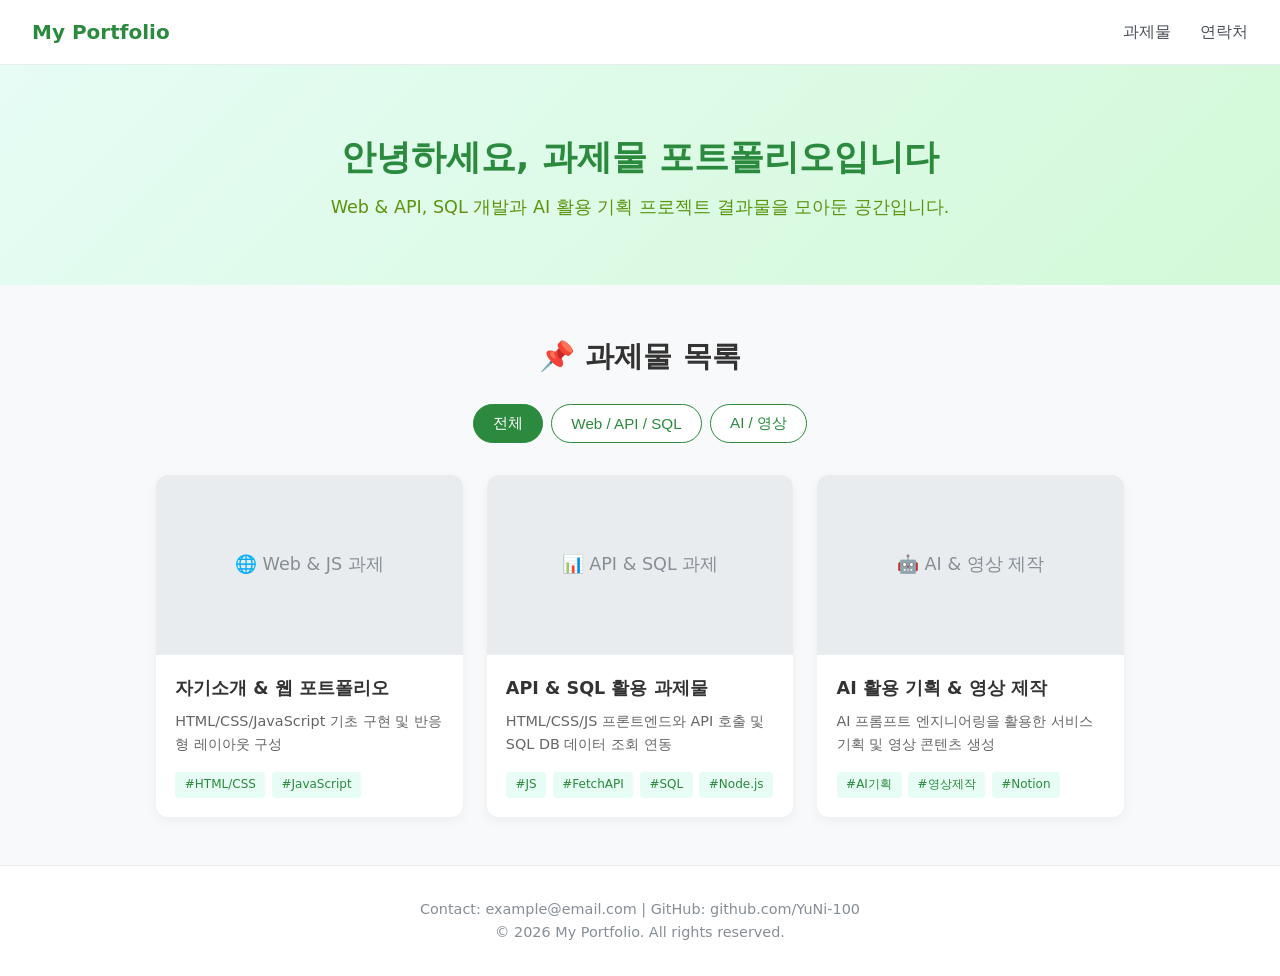
<file: index.html>
<!DOCTYPE html>
<html lang="ko">

<head>
  <meta charset="UTF-8">
  <meta name="viewport" content="width=device-width, initial-scale=1.0">

  <title>나의 과제물 포트폴리오</title>

  <!-- 외부 CSS 파일 연결 -->
  <link rel="stylesheet" href="포트.css">
</head>


<body>


  <!-- ========================================
       상단 헤더
       ======================================== -->

  <header>

    <div class="logo">
      My Portfolio
    </div>

    <nav>
      <a href="#assignments">과제물</a>
      <a href="#contact">연락처</a>
    </nav>

  </header>



  <!-- ========================================
       메인 히어로 섹션
       ======================================== -->

  <section class="hero">

    <h1>
      안녕하세요, 과제물 포트폴리오입니다
    </h1>

    <p>
      Web & API, SQL 개발과 AI 활용 기획 프로젝트 결과물을 모아둔 공간입니다.
    </p>

  </section>



  <!-- ========================================
       메인 컨텐츠 영역
       ======================================== -->

  <main
    class="container"
    id="assignments"
  >

    <h2 class="section-title">
      📌 과제물 목록
    </h2>



    <!-- ========================================
         카테고리 필터 버튼
         ======================================== -->

    <div class="filter-buttons">

      <button
        class="filter-btn active"
        onclick="filterProjects('all', event)"
      >
        전체
      </button>


      <button
        class="filter-btn"
        onclick="filterProjects('web-sql', event)"
      >
        Web / API / SQL
      </button>


      <button
        class="filter-btn"
        onclick="filterProjects('ai-video', event)"
      >
        AI / 영상
      </button>

    </div>



    <!-- ========================================
         과제물 카드 목록
         ======================================== -->

    <div class="portfolio-grid">



      <!-- ========================================
           과제 카드 1
           자기소개 & 웹 포트폴리오
           ======================================== -->

      <div
        class="card"
        data-category="web-sql"

        onclick="openModal(

          '자기소개 & 웹페이지',

          'HTML/CSS 레이아웃 기초 및 JavaScript DOM 조작을 활용한 포트폴리오 메인 페이지입니다.',

          'https://yunimini-portfolio.vercel.app/',

          'https://github.com/YuNi-100/WebPage',

          '🌐 웹사이트 보기',

          '💻 GitHub'

        )"
      >


        <div class="card-img">
          🌐 Web & JS 과제
        </div>


        <div class="card-content">


          <h3 class="card-title">
            자기소개 & 웹 포트폴리오
          </h3>


          <p class="card-desc">
            HTML/CSS/JavaScript 기초 구현 및 반응형 레이아웃 구성
          </p>


          <div class="tags">

            <span class="tag">
              #HTML/CSS
            </span>

            <span class="tag">
              #JavaScript
            </span>

          </div>


        </div>


      </div>




      <!-- ========================================
           과제 카드 2
           API & SQL
           ======================================== -->

      <div
        class="card"
        data-category="web-sql"

        onclick="openModal(

          'API 및 SQL 활용 데이터 웹 서비스',

          'OpenAPI(공공데이터/날씨 API)를 fetch()로 호출하고 Express/SQL 백엔드 데이터베이스와 연동하여 제작한 과제물입니다.',

          'https://bus-info-project.vercel.app/',

          'https://github.com/YuNi-100/project_20260914/tree/main/bus_',

          '🚌 버스도착정보',

          '💻 GitHub',

          'https://weathersql.vercel.app/',

          'https://github.com/YuNi-100/project_20260914/tree/main/0929_weather',

          '🌤️ 날씨 조회 + SQL 연동 과제',

          '💻 GitHub'

        )"
      >


        <div class="card-img">
          📊 API & SQL 과제
        </div>


        <div class="card-content">


          <h3 class="card-title">
            API & SQL 활용 과제물
          </h3>


          <p class="card-desc">
            HTML/CSS/JS 프론트엔드와 API 호출 및 SQL DB 데이터 조회 연동
          </p>


          <div class="tags">

            <span class="tag">
              #JS
            </span>

            <span class="tag">
              #FetchAPI
            </span>

            <span class="tag">
              #SQL
            </span>

            <span class="tag">
              #Node.js
            </span>

          </div>


        </div>


      </div>




      <!-- ========================================
           과제 카드 3
           AI / 영상
           ======================================== -->

      <div
        class="card"
        data-category="ai-video"

        onclick="openModal(

          'AI 활용 기획 및 영상 제작',

          'ChatGPT, Midjourney 등의 AI 툴을 활용하여 서비스 기획서를 작성하고, AI 영상 생성 툴을 통해 기획 영상을 제작한 프로젝트입니다.',

          'https://app.notion.com/p/AI-3e39f6b6a11380d6a72ac5a095d451d6?source=copy_link',

          'https://www.youtube.com/channel/UCv7Diea0I0j4f8w3NJE1qgA',

          '📝 노션 기획서 보기',

          '▶️ 영상 보기'

        )"
      >


        <div class="card-img">
          🤖 AI & 영상 제작
        </div>


        <div class="card-content">


          <h3 class="card-title">
            AI 활용 기획 & 영상 제작
          </h3>


          <p class="card-desc">
            AI 프롬프트 엔지니어링을 활용한 서비스 기획 및 영상 콘텐츠 생성
          </p>


          <div class="tags">

            <span class="tag">
              #AI기획
            </span>

            <span class="tag">
              #영상제작
            </span>

            <span class="tag">
              #Notion
            </span>

          </div>


        </div>


      </div>


    </div>

  </main>



  <!-- ========================================
       상세 보기 모달
       ======================================== -->

  <div
    class="modal-overlay"
    id="modalOverlay"
  >


    <div class="modal-content">


      <!-- 닫기 버튼 -->

      <button
        class="modal-close"
        onclick="closeModal()"
      >
        &times;
      </button>



      <!-- 과제 제목 -->

      <h3
        class="modal-title"
        id="modalTitle"
      >
        과제 제목
      </h3>



      <!-- 과제 설명 -->

      <p
        class="modal-body"
        id="modalBody"
      >
        과제 상세 내용이 여기에 들어갑니다.
      </p>



      <!-- ========================================
           링크 버튼 영역
           ======================================== -->

      <div
        class="modal-links"
        id="modalLinks"
      >


        <!-- ======================================
             첫 번째 줄

             일반 과제:
             웹사이트 | GitHub

             API 과제:
             버스도착정보 | GitHub
             ====================================== -->

        <div class="modal-link-row">


          <a
            id="modalFirstLink"
            href="#"
            target="_blank"
            rel="noopener noreferrer"
            class="modal-link-btn"
          >
            링크 보기
          </a>


          <a
            id="modalSecondLink"
            href="#"
            target="_blank"
            rel="noopener noreferrer"
            class="modal-link-btn"
          >
            GitHub
          </a>


        </div>



        <!-- ======================================
             두 번째 줄

             API & SQL 과제에서만 표시

             날씨정보 | GitHub
             ====================================== -->

        <div
          class="modal-link-row"
          id="modalThirdRow"
          style="display: none;"
        >


          <a
            id="modalThirdLink"
            href="#"
            target="_blank"
            rel="noopener noreferrer"
            class="modal-link-btn"
          >
            🌤️ 날씨정보
          </a>


          <a
            id="modalFourthLink"
            href="#"
            target="_blank"
            rel="noopener noreferrer"
            class="modal-link-btn"
          >
            💻 GitHub
          </a>


        </div>


      </div>


    </div>


  </div>



  <!-- ========================================
       푸터
       ======================================== -->

  <footer id="contact">

    <p>
      Contact: example@email.com |
      GitHub: github.com/YuNi-100
    </p>

    <p>
      &copy; 2026 My Portfolio. All rights reserved.
    </p>

  </footer>



  <!-- ========================================
       JavaScript
       ======================================== -->

  <script>


    // ==========================================
    // 1. 카테고리 필터링
    // ==========================================

    function filterProjects(category, event) {


      const buttons =
        document.querySelectorAll('.filter-btn');


      // 모든 버튼 active 제거
      buttons.forEach(btn => {

        btn.classList.remove('active');

      });


      // 현재 누른 버튼 active
      event.currentTarget.classList.add('active');



      const cards =
        document.querySelectorAll('.card');


      cards.forEach(card => {


        const cardCategory =
          card.getAttribute('data-category');


        if (
          category === 'all' ||
          cardCategory === category
        ) {

          card.style.display = 'flex';

        } else {

          card.style.display = 'none';

        }


      });


    }



    // ==========================================
    // 2. 상세보기 모달 열기
    // ==========================================

    function openModal(

      title,
      description,

      // 첫 번째 줄
      firstUrl,
      secondUrl,
      firstButtonText,
      secondButtonText,

      // 두 번째 줄
      thirdUrl = '',
      fourthUrl = '',
      thirdButtonText = '',
      fourthButtonText = ''

    ) {


      const modal =
        document.getElementById('modalOverlay');


      const modalTitle =
        document.getElementById('modalTitle');


      const modalBody =
        document.getElementById('modalBody');



      // 첫 번째 줄 버튼

      const firstLink =
        document.getElementById('modalFirstLink');


      const secondLink =
        document.getElementById('modalSecondLink');



      // 두 번째 줄

      const thirdRow =
        document.getElementById('modalThirdRow');


      const thirdLink =
        document.getElementById('modalThirdLink');


      const fourthLink =
        document.getElementById('modalFourthLink');



      // ========================================
      // 제목
      // ========================================

      modalTitle.innerText = title;



      // ========================================
      // 설명
      // ========================================

      modalBody.innerText = description;



      // ========================================
      // 첫 번째 버튼
      // ========================================

      if (firstUrl) {


        firstLink.href = firstUrl;


        firstLink.innerText =
          firstButtonText || '링크 보기';


        firstLink.style.display = 'flex';


      } else {


        firstLink.style.display = 'none';


      }



      // ========================================
      // 두 번째 버튼
      // ========================================

      if (secondUrl) {


        secondLink.href = secondUrl;


        secondLink.innerText =
          secondButtonText || 'GitHub';


        secondLink.style.display = 'flex';


      } else {


        secondLink.style.display = 'none';


      }



      // ========================================
      // 두 번째 줄
      // 날씨정보 + GitHub
      // ========================================

      if (thirdUrl && fourthUrl) {


        // 날씨정보 버튼
        thirdLink.href = thirdUrl;


        thirdLink.innerText =
          thirdButtonText || '🌤️ 날씨정보';



        // 날씨 GitHub 버튼
        fourthLink.href = fourthUrl;


        fourthLink.innerText =
          fourthButtonText || '💻 GitHub';



        // 두 번째 줄 표시
        thirdRow.style.display = 'flex';


      } else {


        // 자기소개 / AI 과제에서는 숨김
        thirdRow.style.display = 'none';


      }



      // ========================================
      // 모달 열기
      // ========================================

      modal.style.display = 'flex';


    }



    // ==========================================
    // 3. 상세보기 모달 닫기
    // ==========================================

    function closeModal() {


      const modal =
        document.getElementById('modalOverlay');


      modal.style.display = 'none';


    }



    // ==========================================
    // 4. 모달 바깥쪽 클릭 시 닫기
    // ==========================================

    window.onclick = function(event) {


      const modal =
        document.getElementById('modalOverlay');


      if (event.target === modal) {


        modal.style.display = 'none';


      }


    };


  </script>


</body>

</html>
</file>
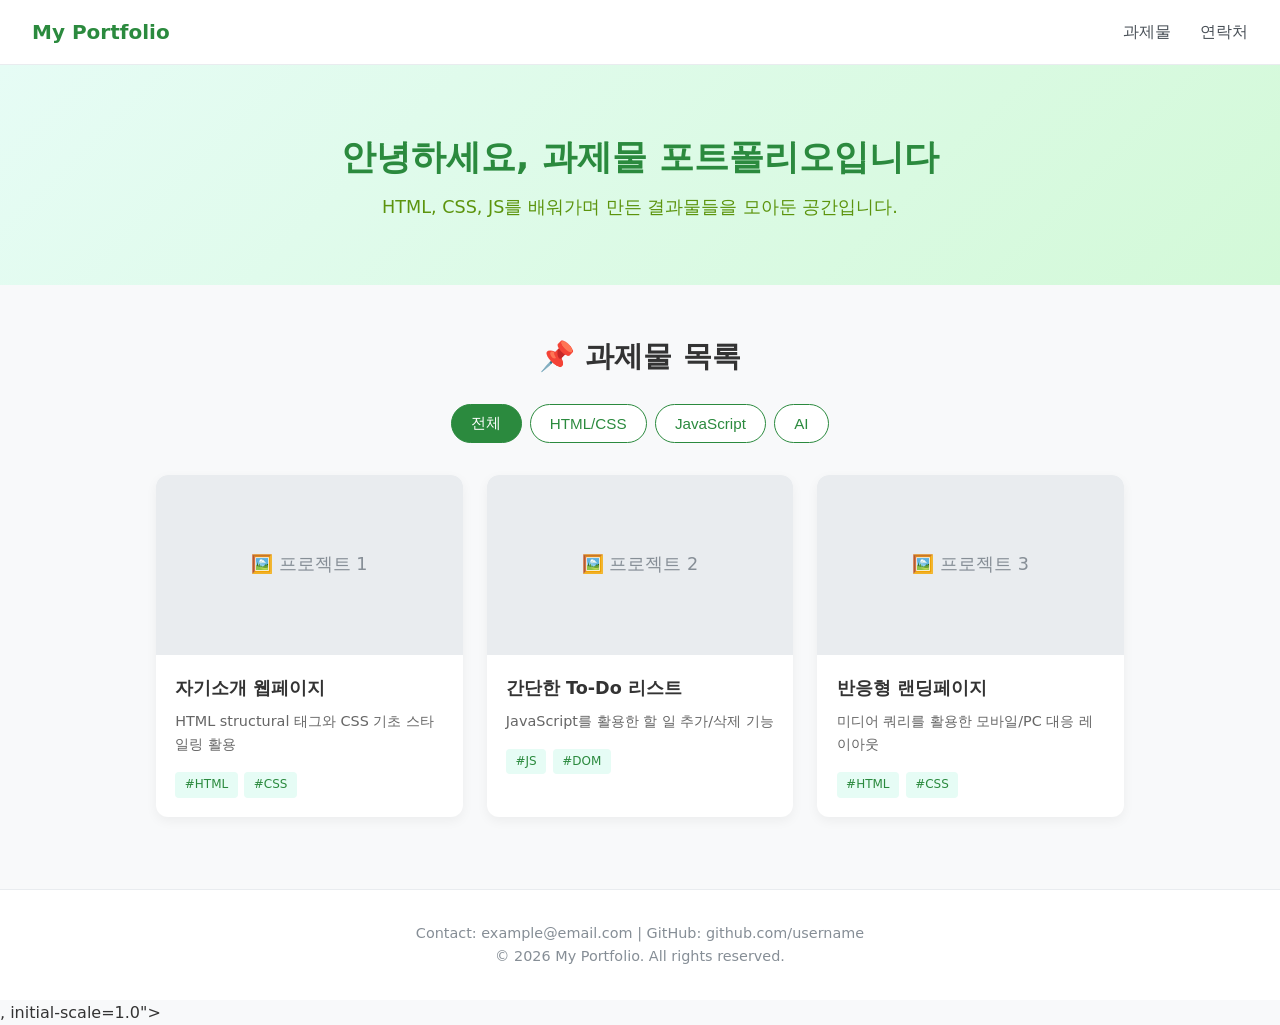
<file: PP.html>
<!DOCTYPE html>
<html lang="en">
<head>
    <meta charset="UTF-8">
    <meta name="viewport" content="width=<!DOCTYPE html>
<html lang="ko">
<head>
  <meta charset="UTF-8">
  <meta name="viewport" content="width=device-width, initial-scale=1.0">
  <title>나의 과제물 포트폴리오</title>
  
  <!-- ==========================================
       [CSS 스타일 영역]
       ========================================== -->
  <style>
    /* 1. 기본 스타일 리셋 및 변수 설정 */
    * {
      box-sizing: border-box;
      margin: 0;
      padding: 0;
    }

    body {
      font-family: 'Pretendard', -apple-system, BlinkMacSystemFont, system-ui, Roboto, sans-serif;
      background-color: #f8f9fa;
      color: #333;
      line-height: 1.6;
    }

    /* 2. 상단 네비게이션 바 */
    header {
      position: sticky;
      top: 0;
      background-color: #ffffff;
      border-bottom: 1px solid #e9ecef;
      padding: 1rem 2rem;
      display: flex;
      justify-content: space-between;
      align-items: center;
      z-index: 100;
    }

    .logo {
      font-size: 1.25rem;
      font-weight: bold;
      color: #2b8a3e;
    }

    nav a {
      text-decoration: none;
      color: #495057;
      margin-left: 1.5rem;
      font-weight: 500;
    }

    /* 3. 메인 히어로 섹션 */
    .hero {
      text-align: center;
      padding: 4rem 1rem;
      background: linear-gradient(135deg, #e6fcf5 0%, #d3f9d8 100%);
    }

    .hero h1 {
      font-size: 2.2rem;
      margin-bottom: 0.5rem;
      color: #2b8a3e;
    }

    .hero p {
      color: #5c940d;
      font-size: 1.1rem;
    }

    /* 4. 포트폴리오 섹션 메인 컨테이너 */
    .container {
      max-width: 1000px;
      margin: 0 auto;
      padding: 3rem 1rem;
    }

    .section-title {
      text-align: center;
      font-size: 1.8rem;
      margin-bottom: 1.5rem;
    }

    /* 5. 카테고리 필터 버튼 */
    .filter-buttons {
      display: flex;
      justify-content: center;
      gap: 0.5rem;
      margin-bottom: 2rem;
    }

    .filter-btn {
      padding: 0.5rem 1.2rem;
      border: 1px solid #2b8a3e;
      background-color: white;
      color: #2b8a3e;
      border-radius: 20px;
      cursor: pointer;
      font-size: 0.95rem;
      transition: all 0.2s ease;
    }

    /* 활성화된 버튼 스타일 */
    .filter-btn.active, .filter-btn:hover {
      background-color: #2b8a3e;
      color: white;
    }

    /* 6. 과제물 카드 그리드 */
    .portfolio-grid {
      display: grid;
      grid-template-columns: repeat(auto-fill, minmax(280px, 1fr));
      gap: 1.5rem;
    }

    .card {
      background: white;
      border-radius: 12px;
      overflow: hidden;
      box-shadow: 0 4px 12px rgba(0, 0, 0, 0.05);
      transition: transform 0.2s ease;
      cursor: pointer;
    }

    .card:hover {
      transform: translateY(-5px);
    }

    .card-img {
      width: 100%;
      height: 180px;
      background-color: #e9ecef;
      display: flex;
      align-items: center;
      justify-content: center;
      color: #868e96;
      font-size: 1.1rem;
    }

    .card-content {
      padding: 1.2rem;
    }

    .card-title {
      font-size: 1.1rem;
      margin-bottom: 0.5rem;
    }

    .card-desc {
      font-size: 0.9rem;
      color: #666;
      margin-bottom: 1rem;
    }

    .tags {
      display: flex;
      gap: 0.4rem;
    }

    .tag {
      font-size: 0.75rem;
      background-color: #e6fcf5;
      color: #2b8a3e;
      padding: 0.2rem 0.6rem;
      border-radius: 4px;
    }

    /* 7. 상세보기 모달 (팝업창) */
    .modal-overlay {
      position: fixed;
      top: 0;
      left: 0;
      width: 100%;
      height: 100%;
      background: rgba(0, 0, 0, 0.5);
      display: none; /* 기본 상태는 숨김 */
      justify-content: center;
      align-items: center;
      z-index: 1000;
    }

    .modal-content {
      background: white;
      padding: 2rem;
      border-radius: 12px;
      max-width: 500px;
      width: 90%;
      position: relative;
    }

    .modal-close {
      position: absolute;
      top: 1rem;
      right: 1rem;
      border: none;
      background: none;
      font-size: 1.5rem;
      cursor: pointer;
    }

    .modal-title {
      margin-bottom: 1rem;
      color: #2b8a3e;
    }

    .modal-body {
      margin-bottom: 1.5rem;
      font-size: 0.95rem;
      color: #495057;
    }

    /* 8. 푸터 */
    footer {
      text-align: center;
      padding: 2rem;
      background-color: #ffffff;
      border-top: 1px solid #e9ecef;
      color: #868e96;
      font-size: 0.9rem;
    }
  </style>
</head>
<body>

  <!-- 상단 헤더 -->
  <header>
    <div class="logo">My Portfolio</div>
    <nav>
      <a href="#assignments">과제물</a>
      <a href="#contact">연락처</a>
    </nav>
  </header>

  <!-- 메인 히어로 섹션 -->
  <section class="hero">
    <h1>안녕하세요, 과제물 포트폴리오입니다</h1>
    <p>HTML, CSS, JS를 배워가며 만든 결과물들을 모아둔 공간입니다.</p>
  </section>

  <!-- 메인 컨텐츠 영역 -->
  <main class="container" id="assignments">
    <h2 class="section-title">📌 과제물 목록</h2>

    <!-- 카테고리 필터 버튼 -->
    <div class="filter-buttons">
      <button class="filter-btn active" onclick="filterProjects('all')">전체</button>
      <button class="filter-btn" onclick="filterProjects('html-css')">HTML/CSS</button>
      <button class="filter-btn" onclick="filterProjects('js')">JavaScript</button>
      <button class="filter-btn" onclick="filterProjects('ai')">AI</button>
    </div>

    <!-- 과제물 카드 목록 (JS로 보여주기/숨기기 컨트롤) -->
    <div class="portfolio-grid">

      <!-- 과제 카드 1 -->
      <div class="card" data-category="html-css" onclick="openModal('자기소개 페이지', 'HTML 태그 구조화와 CSS Flexbox 레이아웃 연습을 위해 만든 첫 웹 페이지입니다.')">
        <div class="card-img">🖼️ 프로젝트 1</div>
        <div class="card-content">
          <h3 class="card-title">자기소개 웹페이지</h3>
          <p class="card-desc">HTML structural 태그와 CSS 기초 스타일링 활용</p>
          <div class="tags">
            <span class="tag">#HTML</span>
            <span class="tag">#CSS</span>
          </div>
        </div>
      </div>

      <!-- 과제 카드 2 -->
      <div class="card" data-category="js" onclick="openModal('투두리스트 앱', 'JS DOM 조작(createElement, appendChild) 및 이벤트 처리를 활용한 할 일 관리 앱입니다.')">
        <div class="card-img">🖼️ 프로젝트 2</div>
        <div class="card-content">
          <h3 class="card-title">간단한 To-Do 리스트</h3>
          <p class="card-desc">JavaScript를 활용한 할 일 추가/삭제 기능</p>
          <div class="tags">
            <span class="tag">#JS</span>
            <span class="tag">#DOM</span>
          </div>
        </div>
      </div>

      <!-- 과제 카드 3 -->
      <div class="card" data-category="html-css" onclick="openModal('반응형 랜딩페이지', '미디어 쿼리(Media Query)를 사용하여 모바일/PC 레이아웃을 다르게 구현했습니다.')">
        <div class="card-img">🖼️ 프로젝트 3</div>
        <div class="card-content">
          <h3 class="card-title">반응형 랜딩페이지</h3>
          <p class="card-desc">미디어 쿼리를 활용한 모바일/PC 대응 레이아웃</p>
          <div class="tags">
            <span class="tag">#HTML</span>
            <span class="tag">#CSS</span>
          </div>
        </div>
      </div>

      <div class=""card" data-category= "AI" onclick = ""

    </div>
  </main>

  <!-- 상세 보기 모달 (팝업창) -->
  <div class="modal-overlay" id="modalOverlay">
    <div class="modal-content">
      <button class="modal-close" onclick="closeModal()">&times;</button>
      <h3 class="modal-title" id="modalTitle">과제 제목</h3>
      <p class="modal-body" id="modalBody">과제 상세 내용이 여기에 들어갑니다.</p>
    </div>
  </div>

  <!-- 푸터 -->
  <footer id="contact">
    <p>Contact: example@email.com | GitHub: github.com/username</p>
    <p>&copy; 2026 My Portfolio. All rights reserved.</p>
  </footer>


  <!-- ==========================================
       [JavaScript 기능 영역]
       ========================================== -->
  <script>
    // ==========================================
    // 1. 카테고리 필터링 기능 (HTML/CSS vs JS 과제 나눠서 보기)
    // ==========================================
    function filterProjects(category) {
      // (1) 카테고리 버튼 스타일 변경 (클릭한 버튼 강조)
      const buttons = document.querySelectorAll('.filter-btn');
      buttons.forEach(btn => btn.classList.remove('active')); // 기존 active 지우기
      event.target.classList.add('active');                   // 클릭된 버튼에 active 추가

      // (2) 과제물 카드 필터링
      const cards = document.querySelectorAll('.card');

      cards.forEach(card => {
        // 선택한 카테고리가 'all'이거나, 카테고리가 카드 데이터와 일치하면 보여줌
        const cardCategory = card.getAttribute('data-category');

        if (category === 'all' || cardCategory === category) {
          card.style.display = 'block'; // 화면에 표시
        } else {
          card.style.display = 'none';  // 화면에서 숨김
        }
      });
    }

    // ==========================================
    // 2. 상세보기 모달(팝업) 열기
    // ==========================================
    function openModal(title, description) {
      // 모달창 element 가져오기
      const modal = document.getElementById('modalOverlay');
      const modalTitle = document.getElementById('modalTitle');
      const modalBody = document.getElementById('modalBody');

      // 전달받은 제목과 설명으로 글자 변경
      modalTitle.innerText = title;
      modalBody.innerText = description;

      // 모달창 보이게 처리 (CSS display 변경)
      modal.style.display = 'flex';
    }

    // ==========================================
    // 3. 상세보기 모달(팝업) 닫기
    // ==========================================
    function closeModal() {
      const modal = document.getElementById('modalOverlay');
      modal.style.display = 'none'; // 모달창 숨김
    }

    // (선택) 배경 어두운 부분을 클릭해도 모달창 닫히게 설정
    window.onclick = function(event) {
      const modal = document.getElementById('modalOverlay');
      if (event.target === modal) {
        modal.style.display = 'none';
      }
    };
  </script>
</body>
</html>
, initial-scale=1.0">
    <title>Document</title>
</head>
<body>
    
</body>
</html>
</file>
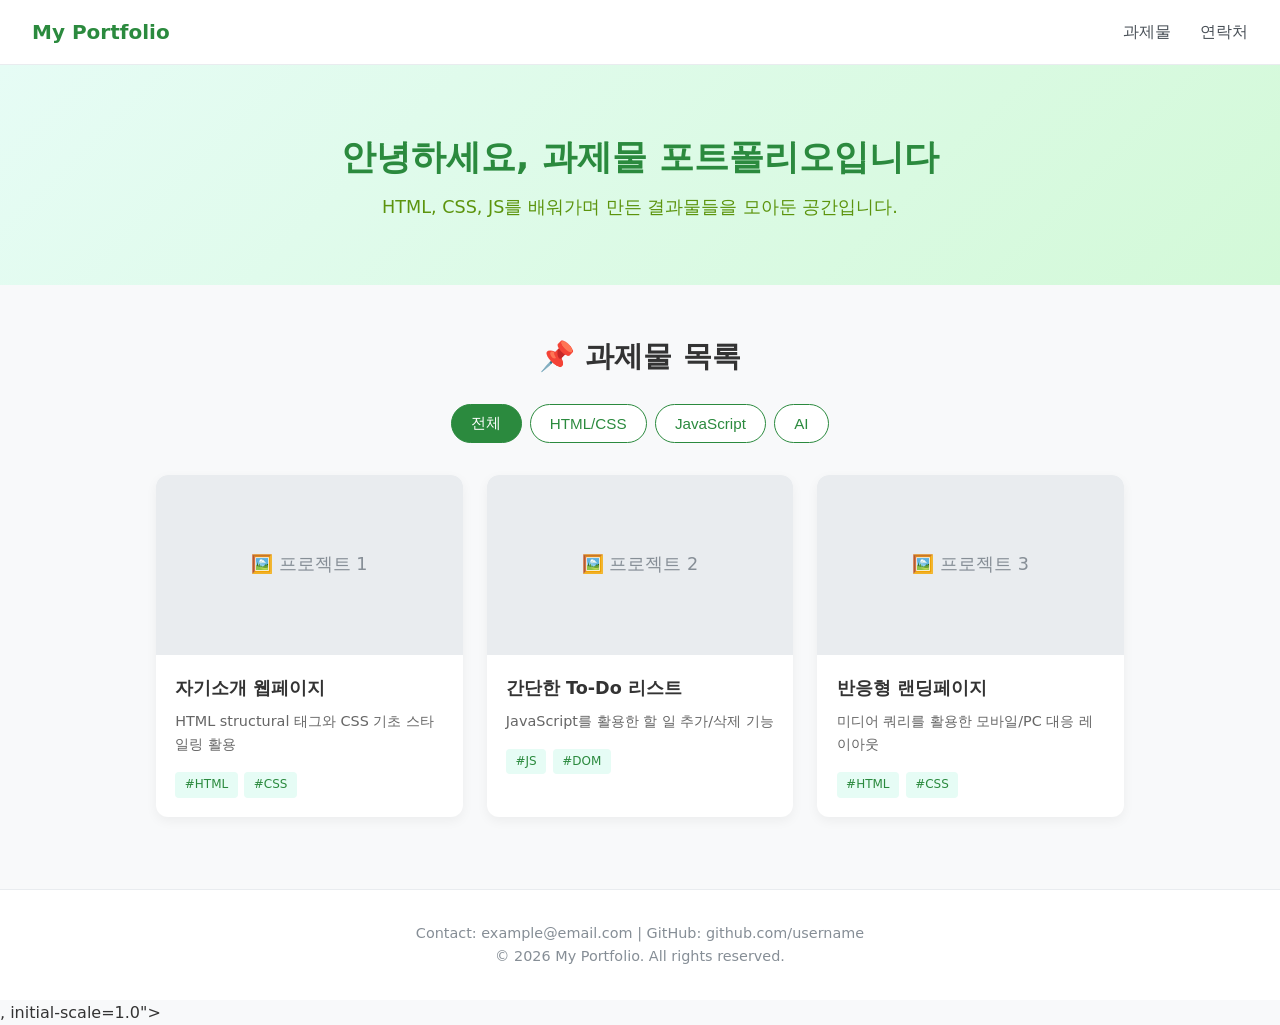
<file: yunimini.html>
<!DOCTYPE html>
<html lang="ko">
<head>
  <meta charset="UTF-8">
  <meta name="viewport" content="width=device-width, initial-scale=1.0">
  <title>나의 과제물 포트폴리오</title>
  
  <!-- ==========================================
       [CSS 스타일 영역]
       ========================================== -->
  <style>
    /* 1. 기본 스타일 리셋 및 변수 설정 */
    * {
      box-sizing: border-box;
      margin: 0;
      padding: 0;
    }

    body {
      font-family: 'Pretendard', -apple-system, BlinkMacSystemFont, system-ui, Roboto, sans-serif;
      background-color: #f8f9fa;
      color: #333;
      line-height: 1.6;
    }

    /* 2. 상단 네비게이션 바 */
    header {
      position: sticky;
      top: 0;
      background-color: #ffffff;
      border-bottom: 1px solid #e9ecef;
      padding: 1rem 2rem;
      display: flex;
      justify-content: space-between;
      align-items: center;
      z-index: 100;
    }

    .logo {
      font-size: 1.25rem;
      font-weight: bold;
      color: #2b8a3e;
    }

    nav a {
      text-decoration: none;
      color: #495057;
      margin-left: 1.5rem;
      font-weight: 500;
    }

    /* 3. 메인 히어로 섹션 */
    .hero {
      text-align: center;
      padding: 4rem 1rem;
      background: linear-gradient(135deg, #e6fcf5 0%, #d3f9d8 100%);
    }

    .hero h1 {
      font-size: 2.2rem;
      margin-bottom: 0.5rem;
      color: #2b8a3e;
    }

    .hero p {
      color: #5c940d;
      font-size: 1.1rem;
    }

    /* 4. 포트폴리오 섹션 메인 컨테이너 */
    .container {
      max-width: 1000px;
      margin: 0 auto;
      padding: 3rem 1rem;
    }

    .section-title {
      text-align: center;
      font-size: 1.8rem;
      margin-bottom: 1.5rem;
    }

    /* 5. 카테고리 필터 버튼 */
    .filter-buttons {
      display: flex;
      justify-content: center;
      gap: 0.5rem;
      margin-bottom: 2rem;
    }

    .filter-btn {
      padding: 0.5rem 1.2rem;
      border: 1px solid #2b8a3e;
      background-color: white;
      color: #2b8a3e;
      border-radius: 20px;
      cursor: pointer;
      font-size: 0.95rem;
      transition: all 0.2s ease;
    }

    /* 활성화된 버튼 스타일 */
    .filter-btn.active, .filter-btn:hover {
      background-color: #2b8a3e;
      color: white;
    }

    /* 6. 과제물 카드 그리드 */
    .portfolio-grid {
      display: grid;
      grid-template-columns: repeat(auto-fill, minmax(280px, 1fr));
      gap: 1.5rem;
    }

    .card {
      background: white;
      border-radius: 12px;
      overflow: hidden;
      box-shadow: 0 4px 12px rgba(0, 0, 0, 0.05);
      transition: transform 0.2s ease;
      cursor: pointer;
    }

    .card:hover {
      transform: translateY(-5px);
    }

    .card-img {
      width: 100%;
      height: 180px;
      background-color: #e9ecef;
      display: flex;
      align-items: center;
      justify-content: center;
      color: #868e96;
      font-size: 1.1rem;
    }

    .card-content {
      padding: 1.2rem;
    }

    .card-title {
      font-size: 1.1rem;
      margin-bottom: 0.5rem;
    }

    .card-desc {
      font-size: 0.9rem;
      color: #666;
      margin-bottom: 1rem;
    }

    .tags {
      display: flex;
      gap: 0.4rem;
    }

    .tag {
      font-size: 0.75rem;
      background-color: #e6fcf5;
      color: #2b8a3e;
      padding: 0.2rem 0.6rem;
      border-radius: 4px;
    }

    /* 7. 상세보기 모달 (팝업창) */
    .modal-overlay {
      position: fixed;
      top: 0;
      left: 0;
      width: 100%;
      height: 100%;
      background: rgba(0, 0, 0, 0.5);
      display: none; /* 기본 상태는 숨김 */
      justify-content: center;
      align-items: center;
      z-index: 1000;
    }

    .modal-content {
      background: white;
      padding: 2rem;
      border-radius: 12px;
      max-width: 500px;
      width: 90%;
      position: relative;
    }

    .modal-close {
      position: absolute;
      top: 1rem;
      right: 1rem;
      border: none;
      background: none;
      font-size: 1.5rem;
      cursor: pointer;
    }

    .modal-title {
      margin-bottom: 1rem;
      color: #2b8a3e;
    }

    .modal-body {
      margin-bottom: 1.5rem;
      font-size: 0.95rem;
      color: #495057;
    }

    /* 8. 푸터 */
    footer {
      text-align: center;
      padding: 2rem;
      background-color: #ffffff;
      border-top: 1px solid #e9ecef;
      color: #868e96;
      font-size: 0.9rem;
    }
  </style>
</head>
<body>

  <!-- 상단 헤더 -->
  <header>
    <div class="logo">My Portfolio</div>
    <nav>
      <a href="#assignments">과제물</a>
      <a href="#contact">연락처</a>
    </nav>
  </header>

  <!-- 메인 히어로 섹션 -->
  <section class="hero">
    <h1>안녕하세요, 과제물 포트폴리오입니다</h1>
    <p>HTML, CSS, JS를 배워가며 만든 결과물들을 모아둔 공간입니다.</p>
  </section>

  <!-- 메인 컨텐츠 영역 -->
  <main class="container" id="assignments">
    <h2 class="section-title">📌 과제물 목록</h2>

    <!-- 카테고리 필터 버튼 -->
    <div class="filter-buttons">
      <button class="filter-btn active" onclick="filterProjects('all')">전체</button>
      <button class="filter-btn" onclick="filterProjects('html-css')">HTML/CSS</button>
      <button class="filter-btn" onclick="filterProjects('js')">JavaScript</button>
      <button class="filter-btn" onclick="filterProjects('ai')">AI</button>
    </div>

    <!-- 과제물 카드 목록 (JS로 보여주기/숨기기 컨트롤) -->
    <div class="portfolio-grid">

      <!-- 과제 카드 1 -->
      <div class="card" data-category="html-css" onclick="openModal('자기소개 페이지', 'HTML 태그 구조화와 CSS Flexbox 레이아웃 연습을 위해 만든 첫 웹 페이지입니다.')">
        <div class="card-img">🖼️ 프로젝트 1</div>
        <div class="card-content">
          <h3 class="card-title">자기소개 웹페이지</h3>
          <p class="card-desc">HTML structural 태그와 CSS 기초 스타일링 활용</p>
          <div class="tags">
            <span class="tag">#HTML</span>
            <span class="tag">#CSS</span>
          </div>
        </div>
      </div>

      <!-- 과제 카드 2 -->
      <div class="card" data-category="js" onclick="openModal('투두리스트 앱', 'JS DOM 조작(createElement, appendChild) 및 이벤트 처리를 활용한 할 일 관리 앱입니다.')">
        <div class="card-img">🖼️ 프로젝트 2</div>
        <div class="card-content">
          <h3 class="card-title">간단한 To-Do 리스트</h3>
          <p class="card-desc">JavaScript를 활용한 할 일 추가/삭제 기능</p>
          <div class="tags">
            <span class="tag">#JS</span>
            <span class="tag">#DOM</span>
          </div>
        </div>
      </div>

      <!-- 과제 카드 3 -->
      <div class="card" data-category="html-css" onclick="openModal('반응형 랜딩페이지', '미디어 쿼리(Media Query)를 사용하여 모바일/PC 레이아웃을 다르게 구현했습니다.')">
        <div class="card-img">🖼️ 프로젝트 3</div>
        <div class="card-content">
          <h3 class="card-title">반응형 랜딩페이지</h3>
          <p class="card-desc">미디어 쿼리를 활용한 모바일/PC 대응 레이아웃</p>
          <div class="tags">
            <span class="tag">#HTML</span>
            <span class="tag">#CSS</span>
          </div>
        </div>
      </div>

      <div class=""card" data-category= "AI" onclick = ""

    </div>
  </main>

  <!-- 상세 보기 모달 (팝업창) -->
  <div class="modal-overlay" id="modalOverlay">
    <div class="modal-content">
      <button class="modal-close" onclick="closeModal()">&times;</button>
      <h3 class="modal-title" id="modalTitle">과제 제목</h3>
      <p class="modal-body" id="modalBody">과제 상세 내용이 여기에 들어갑니다.</p>
    </div>
  </div>

  <!-- 푸터 -->
  <footer id="contact">
    <p>Contact: example@email.com | GitHub: github.com/username</p>
    <p>&copy; 2026 My Portfolio. All rights reserved.</p>
  </footer>


  <!-- ==========================================
       [JavaScript 기능 영역]
       ========================================== -->
  <script>
    // ==========================================
    // 1. 카테고리 필터링 기능 (HTML/CSS vs JS 과제 나눠서 보기)
    // ==========================================
    function filterProjects(category) {
      // (1) 카테고리 버튼 스타일 변경 (클릭한 버튼 강조)
      const buttons = document.querySelectorAll('.filter-btn');
      buttons.forEach(btn => btn.classList.remove('active')); // 기존 active 지우기
      event.target.classList.add('active');                   // 클릭된 버튼에 active 추가

      // (2) 과제물 카드 필터링
      const cards = document.querySelectorAll('.card');

      cards.forEach(card => {
        // 선택한 카테고리가 'all'이거나, 카테고리가 카드 데이터와 일치하면 보여줌
        const cardCategory = card.getAttribute('data-category');

        if (category === 'all' || cardCategory === category) {
          card.style.display = 'block'; // 화면에 표시
        } else {
          card.style.display = 'none';  // 화면에서 숨김
        }
      });
    }

    // ==========================================
    // 2. 상세보기 모달(팝업) 열기
    // ==========================================
    function openModal(title, description) {
      // 모달창 element 가져오기
      const modal = document.getElementById('modalOverlay');
      const modalTitle = document.getElementById('modalTitle');
      const modalBody = document.getElementById('modalBody');

      // 전달받은 제목과 설명으로 글자 변경
      modalTitle.innerText = title;
      modalBody.innerText = description;

      // 모달창 보이게 처리 (CSS display 변경)
      modal.style.display = 'flex';
    }

    // ==========================================
    // 3. 상세보기 모달(팝업) 닫기
    // ==========================================
    function closeModal() {
      const modal = document.getElementById('modalOverlay');
      modal.style.display = 'none'; // 모달창 숨김
    }

    // (선택) 배경 어두운 부분을 클릭해도 모달창 닫히게 설정
    window.onclick = function(event) {
      const modal = document.getElementById('modalOverlay');
      if (event.target === modal) {
        modal.style.display = 'none';
      }
    };
  </script>
</body>
</html>
, initial-scale=1.0">
    <title>Document</title>
</head>
<body>
    
</body>
</html>
</file>
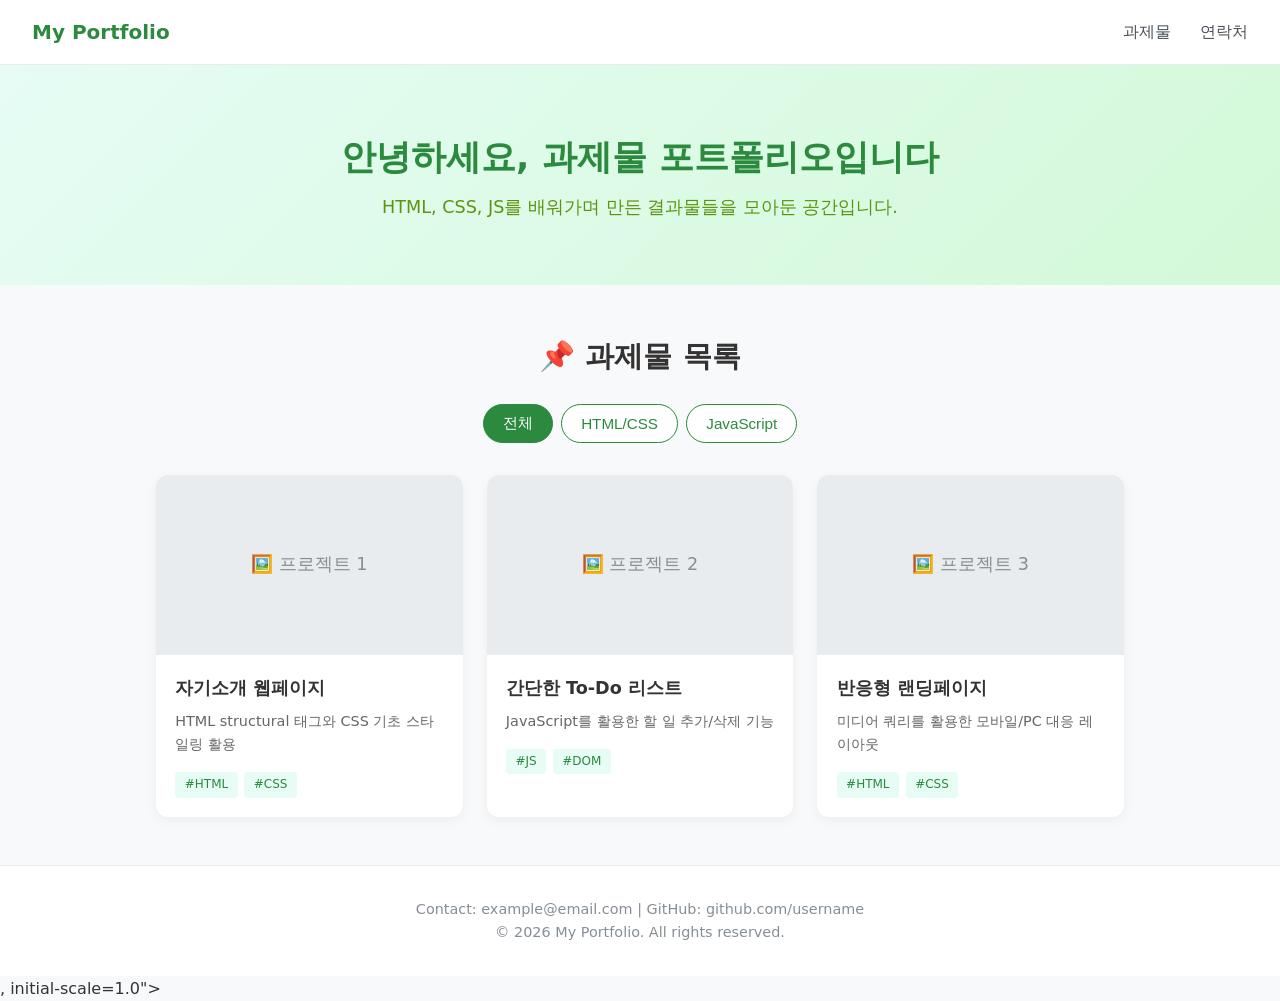
<file: 포트폴리오.html>
<!DOCTYPE html>
<html lang="en">
<head>
    <meta charset="UTF-8">
    <meta name="viewport" content="width=<!DOCTYPE html>
<html lang="ko">
<head>
  <meta charset="UTF-8">
  <meta name="viewport" content="width=device-width, initial-scale=1.0">
  <title>나의 과제물 포트폴리오</title>
  
  <!-- ==========================================
       [CSS 스타일 영역]
       ========================================== -->
  <style>
    /* 1. 기본 스타일 리셋 및 변수 설정 */
    * {
      box-sizing: border-box;
      margin: 0;
      padding: 0;
    }

    body {
      font-family: 'Pretendard', -apple-system, BlinkMacSystemFont, system-ui, Roboto, sans-serif;
      background-color: #f8f9fa;
      color: #333;
      line-height: 1.6;
    }

    /* 2. 상단 네비게이션 바 */
    header {
      position: sticky;
      top: 0;
      background-color: #ffffff;
      border-bottom: 1px solid #e9ecef;
      padding: 1rem 2rem;
      display: flex;
      justify-content: space-between;
      align-items: center;
      z-index: 100;
    }

    .logo {
      font-size: 1.25rem;
      font-weight: bold;
      color: #2b8a3e;
    }

    nav a {
      text-decoration: none;
      color: #495057;
      margin-left: 1.5rem;
      font-weight: 500;
    }

    /* 3. 메인 히어로 섹션 */
    .hero {
      text-align: center;
      padding: 4rem 1rem;
      background: linear-gradient(135deg, #e6fcf5 0%, #d3f9d8 100%);
    }

    .hero h1 {
      font-size: 2.2rem;
      margin-bottom: 0.5rem;
      color: #2b8a3e;
    }

    .hero p {
      color: #5c940d;
      font-size: 1.1rem;
    }

    /* 4. 포트폴리오 섹션 메인 컨테이너 */
    .container {
      max-width: 1000px;
      margin: 0 auto;
      padding: 3rem 1rem;
    }

    .section-title {
      text-align: center;
      font-size: 1.8rem;
      margin-bottom: 1.5rem;
    }

    /* 5. 카테고리 필터 버튼 */
    .filter-buttons {
      display: flex;
      justify-content: center;
      gap: 0.5rem;
      margin-bottom: 2rem;
    }

    .filter-btn {
      padding: 0.5rem 1.2rem;
      border: 1px solid #2b8a3e;
      background-color: white;
      color: #2b8a3e;
      border-radius: 20px;
      cursor: pointer;
      font-size: 0.95rem;
      transition: all 0.2s ease;
    }

    /* 활성화된 버튼 스타일 */
    .filter-btn.active, .filter-btn:hover {
      background-color: #2b8a3e;
      color: white;
    }

    /* 6. 과제물 카드 그리드 */
    .portfolio-grid {
      display: grid;
      grid-template-columns: repeat(auto-fill, minmax(280px, 1fr));
      gap: 1.5rem;
    }

    .card {
      background: white;
      border-radius: 12px;
      overflow: hidden;
      box-shadow: 0 4px 12px rgba(0, 0, 0, 0.05);
      transition: transform 0.2s ease;
      cursor: pointer;
    }

    .card:hover {
      transform: translateY(-5px);
    }

    .card-img {
      width: 100%;
      height: 180px;
      background-color: #e9ecef;
      display: flex;
      align-items: center;
      justify-content: center;
      color: #868e96;
      font-size: 1.1rem;
    }

    .card-content {
      padding: 1.2rem;
    }

    .card-title {
      font-size: 1.1rem;
      margin-bottom: 0.5rem;
    }

    .card-desc {
      font-size: 0.9rem;
      color: #666;
      margin-bottom: 1rem;
    }

    .tags {
      display: flex;
      gap: 0.4rem;
    }

    .tag {
      font-size: 0.75rem;
      background-color: #e6fcf5;
      color: #2b8a3e;
      padding: 0.2rem 0.6rem;
      border-radius: 4px;
    }

    /* 7. 상세보기 모달 (팝업창) */
    .modal-overlay {
      position: fixed;
      top: 0;
      left: 0;
      width: 100%;
      height: 100%;
      background: rgba(0, 0, 0, 0.5);
      display: none; /* 기본 상태는 숨김 */
      justify-content: center;
      align-items: center;
      z-index: 1000;
    }

    .modal-content {
      background: white;
      padding: 2rem;
      border-radius: 12px;
      max-width: 500px;
      width: 90%;
      position: relative;
    }

    .modal-close {
      position: absolute;
      top: 1rem;
      right: 1rem;
      border: none;
      background: none;
      font-size: 1.5rem;
      cursor: pointer;
    }

    .modal-title {
      margin-bottom: 1rem;
      color: #2b8a3e;
    }

    .modal-body {
      margin-bottom: 1.5rem;
      font-size: 0.95rem;
      color: #495057;
    }

    /* 8. 푸터 */
    footer {
      text-align: center;
      padding: 2rem;
      background-color: #ffffff;
      border-top: 1px solid #e9ecef;
      color: #868e96;
      font-size: 0.9rem;
    }
  </style>
</head>
<body>

  <!-- 상단 헤더 -->
  <header>
    <div class="logo">My Portfolio</div>
    <nav>
      <a href="#assignments">과제물</a>
      <a href="#contact">연락처</a>
    </nav>
  </header>

  <!-- 메인 히어로 섹션 -->
  <section class="hero">
    <h1>안녕하세요, 과제물 포트폴리오입니다</h1>
    <p>HTML, CSS, JS를 배워가며 만든 결과물들을 모아둔 공간입니다.</p>
  </section>

  <!-- 메인 컨텐츠 영역 -->
  <main class="container" id="assignments">
    <h2 class="section-title">📌 과제물 목록</h2>

    <!-- 카테고리 필터 버튼 -->
    <div class="filter-buttons">
      <button class="filter-btn active" onclick="filterProjects('all')">전체</button>
      <button class="filter-btn" onclick="filterProjects('html-css')">HTML/CSS</button>
      <button class="filter-btn" onclick="filterProjects('js')">JavaScript</button>
    </div>

    <!-- 과제물 카드 목록 (JS로 보여주기/숨기기 컨트롤) -->
    <div class="portfolio-grid">

      <!-- 과제 카드 1 -->
      <div class="card" data-category="html-css" onclick="openModal('자기소개 페이지', 'HTML 태그 구조화와 CSS Flexbox 레이아웃 연습을 위해 만든 첫 웹 페이지입니다.')">
        <div class="card-img">🖼️ 프로젝트 1</div>
        <div class="card-content">
          <h3 class="card-title">자기소개 웹페이지</h3>
          <p class="card-desc">HTML structural 태그와 CSS 기초 스타일링 활용</p>
          <div class="tags">
            <span class="tag">#HTML</span>
            <span class="tag">#CSS</span>
          </div>
        </div>
      </div>

      <!-- 과제 카드 2 -->
      <div class="card" data-category="js" onclick="openModal('투두리스트 앱', 'JS DOM 조작(createElement, appendChild) 및 이벤트 처리를 활용한 할 일 관리 앱입니다.')">
        <div class="card-img">🖼️ 프로젝트 2</div>
        <div class="card-content">
          <h3 class="card-title">간단한 To-Do 리스트</h3>
          <p class="card-desc">JavaScript를 활용한 할 일 추가/삭제 기능</p>
          <div class="tags">
            <span class="tag">#JS</span>
            <span class="tag">#DOM</span>
          </div>
        </div>
      </div>

      <!-- 과제 카드 3 -->
      <div class="card" data-category="html-css" onclick="openModal('반응형 랜딩페이지', '미디어 쿼리(Media Query)를 사용하여 모바일/PC 레이아웃을 다르게 구현했습니다.')">
        <div class="card-img">🖼️ 프로젝트 3</div>
        <div class="card-content">
          <h3 class="card-title">반응형 랜딩페이지</h3>
          <p class="card-desc">미디어 쿼리를 활용한 모바일/PC 대응 레이아웃</p>
          <div class="tags">
            <span class="tag">#HTML</span>
            <span class="tag">#CSS</span>
          </div>
        </div>
      </div>

    </div>
  </main>

  <!-- 상세 보기 모달 (팝업창) -->
  <div class="modal-overlay" id="modalOverlay">
    <div class="modal-content">
      <button class="modal-close" onclick="closeModal()">&times;</button>
      <h3 class="modal-title" id="modalTitle">과제 제목</h3>
      <p class="modal-body" id="modalBody">과제 상세 내용이 여기에 들어갑니다.</p>
    </div>
  </div>

  <!-- 푸터 -->
  <footer id="contact">
    <p>Contact: example@email.com | GitHub: github.com/username</p>
    <p>&copy; 2026 My Portfolio. All rights reserved.</p>
  </footer>


  <!-- ==========================================
       [JavaScript 기능 영역]
       ========================================== -->
  <script>
    // ==========================================
    // 1. 카테고리 필터링 기능 (HTML/CSS vs JS 과제 나눠서 보기)
    // ==========================================
    function filterProjects(category) {
      // (1) 카테고리 버튼 스타일 변경 (클릭한 버튼 강조)
      const buttons = document.querySelectorAll('.filter-btn');
      buttons.forEach(btn => btn.classList.remove('active')); // 기존 active 지우기
      event.target.classList.add('active');                   // 클릭된 버튼에 active 추가

      // (2) 과제물 카드 필터링
      const cards = document.querySelectorAll('.card');

      cards.forEach(card => {
        // 선택한 카테고리가 'all'이거나, 카테고리가 카드 데이터와 일치하면 보여줌
        const cardCategory = card.getAttribute('data-category');

        if (category === 'all' || cardCategory === category) {
          card.style.display = 'block'; // 화면에 표시
        } else {
          card.style.display = 'none';  // 화면에서 숨김
        }
      });
    }

    // ==========================================
    // 2. 상세보기 모달(팝업) 열기
    // ==========================================
    function openModal(title, description) {
      // 모달창 element 가져오기
      const modal = document.getElementById('modalOverlay');
      const modalTitle = document.getElementById('modalTitle');
      const modalBody = document.getElementById('modalBody');

      // 전달받은 제목과 설명으로 글자 변경
      modalTitle.innerText = title;
      modalBody.innerText = description;

      // 모달창 보이게 처리 (CSS display 변경)
      modal.style.display = 'flex';
    }

    // ==========================================
    // 3. 상세보기 모달(팝업) 닫기
    // ==========================================
    function closeModal() {
      const modal = document.getElementById('modalOverlay');
      modal.style.display = 'none'; // 모달창 숨김
    }

    // (선택) 배경 어두운 부분을 클릭해도 모달창 닫히게 설정
    window.onclick = function(event) {
      const modal = document.getElementById('modalOverlay');
      if (event.target === modal) {
        modal.style.display = 'none';
      }
    };
  </script>
</body>
</html>
, initial-scale=1.0">
    <title>Document</title>
</head>
<body>
    
</body>
</html>
</file>
<file: 포트.css>
@charset "UTF-8";

/* =========================================
   1. 기본 스타일
   ========================================= */

* {
  box-sizing: border-box;
  margin: 0;
  padding: 0;
}

body {
  font-family: 'Pretendard',
               -apple-system,
               BlinkMacSystemFont,
               system-ui,
               Roboto,
               sans-serif;

  background-color: #f8f9fa;
  color: #333;
  line-height: 1.6;
}


/* =========================================
   2. 상단 네비게이션
   ========================================= */

header {
  position: sticky;
  top: 0;

  background-color: #ffffff;
  border-bottom: 1px solid #e9ecef;

  padding: 1rem 2rem;

  display: flex;
  justify-content: space-between;
  align-items: center;

  z-index: 100;
}

.logo {
  font-size: 1.25rem;
  font-weight: bold;
  color: #2b8a3e;
}

nav a {
  text-decoration: none;
  color: #495057;

  margin-left: 1.5rem;

  font-weight: 500;
}


/* =========================================
   3. 메인 히어로
   ========================================= */

.hero {
  text-align: center;

  padding: 4rem 1rem;

  background:
    linear-gradient(
      135deg,
      #e6fcf5 0%,
      #d3f9d8 100%
    );
}

.hero h1 {
  font-size: 2.2rem;

  margin-bottom: 0.5rem;

  color: #2b8a3e;
}

.hero p {
  color: #5c940d;
  font-size: 1.1rem;
}


/* =========================================
   4. 포트폴리오 컨테이너
   ========================================= */

.container {
  max-width: 1000px;

  margin: 0 auto;

  padding: 3rem 1rem;
}

.section-title {
  text-align: center;

  font-size: 1.8rem;

  margin-bottom: 1.5rem;
}


/* =========================================
   5. 필터 버튼
   ========================================= */

.filter-buttons {
  display: flex;

  justify-content: center;

  gap: 0.5rem;

  margin-bottom: 2rem;

  flex-wrap: wrap;
}

.filter-btn {
  padding: 0.5rem 1.2rem;

  border: 1px solid #2b8a3e;

  background-color: white;

  color: #2b8a3e;

  border-radius: 20px;

  cursor: pointer;

  font-size: 0.95rem;

  transition: all 0.2s ease;
}

.filter-btn.active,
.filter-btn:hover {
  background-color: #2b8a3e;
  color: white;
}


/* =========================================
   6. 과제물 카드
   ========================================= */

.portfolio-grid {
  display: grid;

  grid-template-columns:
    repeat(auto-fill, minmax(280px, 1fr));

  gap: 1.5rem;
}

.card {
  background: white;

  border-radius: 12px;

  overflow: hidden;

  box-shadow:
    0 4px 12px rgba(0, 0, 0, 0.05);

  transition: transform 0.2s ease;

  cursor: pointer;

  display: flex;
  flex-direction: column;
  justify-content: space-between;
}

.card:hover {
  transform: translateY(-5px);
}

.card-img {
  width: 100%;
  height: 180px;

  background-color: #e9ecef;

  display: flex;
  align-items: center;
  justify-content: center;

  color: #868e96;

  font-size: 1.1rem;
}

.card-content {
  padding: 1.2rem;
}

.card-title {
  font-size: 1.1rem;

  margin-bottom: 0.5rem;
}

.card-desc {
  font-size: 0.9rem;

  color: #666;

  margin-bottom: 1rem;
}


/* =========================================
   태그
   ========================================= */

.tags {
  display: flex;

  gap: 0.4rem;

  flex-wrap: wrap;
}

.tag {
  font-family: inherit;

  font-size: 0.75rem;

  background-color: #e6fcf5;

  color: #2b8a3e;

  padding: 0.2rem 0.6rem;

  border-radius: 4px;
}


/* =========================================
   7. 모달 배경
   ========================================= */

.modal-overlay {
  position: fixed;

  top: 0;
  left: 0;

  width: 100%;
  height: 100%;

  background: rgba(0, 0, 0, 0.5);

  display: none;

  justify-content: center;
  align-items: center;

  z-index: 1000;
}


/* =========================================
   모달 본체
   ========================================= */

.modal-content {
  background: white;

  padding: 2rem;

  border-radius: 12px;

  max-width: 500px;
  width: 90%;

  position: relative;
}


/* =========================================
   모달 닫기 버튼
   ========================================= */

.modal-close {
  position: absolute;

  top: 1rem;
  right: 1rem;

  border: none;

  background: none;

  font-size: 1.5rem;

  cursor: pointer;
}


/* =========================================
   모달 제목
   ========================================= */

.modal-title {
  margin-bottom: 1rem;

  color: #2b8a3e;

  padding-right: 30px;
}


/* =========================================
   모달 설명
   ========================================= */

.modal-body {
  margin-bottom: 1.5rem;

  font-size: 0.95rem;

  color: #495057;
}


/* =========================================
   ★ 모달 링크 전체 영역
   ========================================= */

.modal-links {
  width: 100%;

  display: flex;

  /* 중요!
     버스 줄과 날씨 줄을
     위아래로 배치 */
  flex-direction: column;

  gap: 10px;
}


/* =========================================
   ★ 버튼 한 줄

   1줄
   [버스도착정보] [GitHub]

   2줄
   [날씨정보]    [GitHub]
   ========================================= */

.modal-link-row {
  width: 100%;

  display: flex;

  flex-direction: row;

  gap: 10px;
}


/* =========================================
   ★ 각 버튼
   ========================================= */

.modal-link-row .modal-link-btn {
  /*
    두 버튼이 정확하게
    50%씩 공간을 사용
  */
  flex: 1 1 0;

  min-width: 0;

  display: flex;

  align-items: center;
  justify-content: center;

  text-align: center;

  white-space: nowrap;

  padding: 0.6rem 0.8rem;

  background-color: #2b8a3e;

  color: white;

  text-decoration: none;

  border-radius: 6px;

  font-size: 0.85rem;

  font-weight: 500;

  transition:
    background-color 0.2s ease,
    transform 0.2s ease;
}


/* =========================================
   버튼 Hover
   ========================================= */

.modal-link-row .modal-link-btn:hover {
  background-color: #237032;

  transform: translateY(-1px);
}


/* =========================================
   Notion 버튼
   ========================================= */

.modal-link-row .modal-link-btn.notion {
  background-color: #0f172a;
}

.modal-link-row .modal-link-btn.notion:hover {
  background-color: #1e293b;
}


/* =========================================
   8. 푸터
   ========================================= */

footer {
  text-align: center;

  padding: 2rem;

  background-color: #ffffff;

  border-top: 1px solid #e9ecef;

  color: #868e96;

  font-size: 0.9rem;
}


/* =========================================
   9. 모바일
   ========================================= */

@media (max-width: 500px) {

  header {
    padding: 1rem;
  }

  .hero {
    padding: 3rem 1rem;
  }

  .hero h1 {
    font-size: 1.7rem;
  }

  .modal-content {
    padding: 1.5rem;
  }

  .modal-link-row {
    gap: 8px;
  }

  .modal-link-row .modal-link-btn {
    font-size: 0.78rem;

    padding: 0.55rem 0.4rem;
  }

}
</file>
